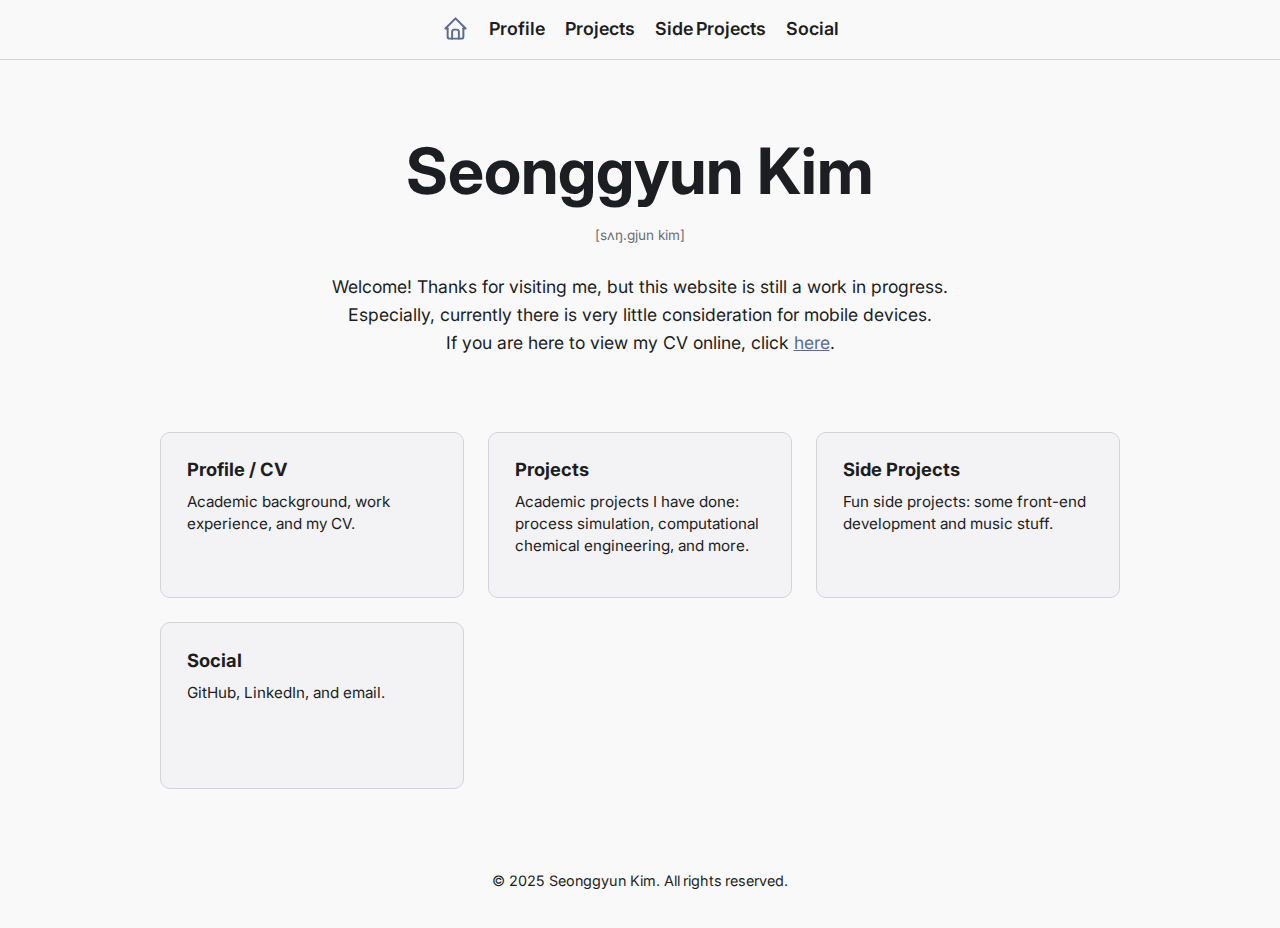
<file: index.html>
<!DOCTYPE html>
<html lang="en">
<head>
  <title>Seonggyun Kim</title>
  <!-- SEO Meta -->
  <meta name="description" content="Seonggyun Kim – Master's student in Chemical Engineering at KTH." />
  <meta charset="UTF-8">
  <meta name="viewport" content="width=device-width, initial-scale=1.0">
  <!-- Open Graph -->
  <meta property="og:title" content="Seonggyun Kim – Research & Projects" />
  <meta property="og:description" content="Chemical Engineering, decarbonization, front-end development, and music." />
  <meta property="og:url" content="https://www.seonggyun.kim/" />
  <meta property="og:type" content="website" />
  <meta property="og:image" content="https://www.seonggyun.kim/assets/preview.png" />
  <!-- Umami Analytics -->
  <script async src="https://umami.seonggyun.kim/script.js" data-website-id="35e98543-699f-4f21-9bd5-5476f516f2ef"></script>
  <!-- Schema.org Structured Data -->
  <script type="application/ld+json">
  {
    "@context": "https://schema.org",
    "@graph": [
      {
        "@type": "Person",
        "name": "Seonggyun Kim",
        "url": "https://www.seonggyun.kim",
        "sameAs": [
          "https://github.com/seonggyun",
          "https://linkedin.com/in/seonggyun"
        ],
        "jobTitle": "Master's Student in Chemical Engineering",
        "affiliation": {
          "@type": "CollegeOrUniversity",
          "name": "KTH Royal Institute of Technology"
        }
      },
      {
        "@type": "WebSite",
        "url": "https://www.seonggyun.kim",
        "name": "Seonggyun Kim – Research & Projects",
        "publisher": {
          "@type": "Person",
          "name": "Seonggyun Kim"
        }
      }
    ]
  }
  </script>


  <!-- Inter font -->
  <link href="https://fonts.googleapis.com/css2?family=Inter:wght@400;600&display=swap" rel="stylesheet">

  <!-- Global styles -->
  <link rel="stylesheet" href="styles.css">
  <!-- Plausible Analytics -->
  <script defer src="https://umami.seonggyun.kim/script.js" data-website-id="35e98543-699f-4f21-9bd5-5476f516f2ef"></script>
</head>

<body>
  <nav>
    <a href="index.html" class="nav-link" title="Home" style="font-size:1.25em;line-height:1;vertical-align:middle;">
      <span style="display:inline-block;vertical-align:middle;">
        <!-- Home icon SVG (Tabler Icons style) -->
        <svg xmlns="http://www.w3.org/2000/svg" width="1.35em" height="1.35em" viewBox="0 0 24 24" fill="none" stroke="currentColor" stroke-width="1.75" stroke-linecap="round" stroke-linejoin="round" style="vertical-align:middle;">
          <path d="M5 12l-2 0l9 -9l9 9l-2 0" />
          <path d="M5 12v7a2 2 0 0 0 2 2h10a2 2 0 0 0 2 -2v-7" />
          <path d="M9 21v-6a2 2 0 0 1 2 -2h2a2 2 0 0 1 2 2v6" />
        </svg>
      </span>
    </a>
    <a href="profile.html"       class="nav-link">Profile</a>
    <a href="projects.html"      class="nav-link">Projects</a>
    <a href="side-projects.html" class="nav-link">Side Projects</a>
    <a href="social.html"        class="nav-link">Social</a>
  </nav>
  <!-- Hero / Intro -->
  <header class="hero">
    <h1 style="margin-bottom:0em;">Seonggyun Kim</h1>
    <div style="font-size:1em; color:var(--color-muted,#6e6e73); margin-bottom:1em; font-family:'Inter',sans-serif; font-variant: normal;">
      <span title="IPA pronunciation" style="font-size:0.85em;">[sʌŋ.gjun kim]</span>
    </div>
    <p style="margin-top:0.5em;">
      <!-- Master’s student in Chemical Engineering for Energy &amp; Environment at KTH.<br> -->
      <!-- Process simulation, thermodynamics, techno-economic analysis, etc.<br> -->
      Welcome! Thanks for visiting me, but this website is still a work in progress. Especially, currently there is very little consideration for mobile devices.<br>
      If you are here to view my CV online, click <a href="cv-seonggyun-kim.pdf"
     target="_blank"
     data-umami-event="cv_download"
     data-umami-event-file="cv-seonggyun-kim.pdf">here</a>.
    </p>
    <!-- <a class="cta-btn">View Projects</a> -->
  </header>

  <!-- Quick links / highlights -->
  <section class="sections">
    <h2></h2>
    <div class="card-grid">
      <a class="card" href="profile.html">
        <h3>Profile / CV</h3>
        <p>Academic background, work experience, and my CV.</p>
        <!-- <a href="profile.html">Open&nbsp;Profile&nbsp;→</a> -->
      </a>
      
      <a class="card" href="projects.html">
        <h3>Projects</h3>
        <p>Academic projects I have done: process simulation, computational chemical engineering, and more.</p>
        <!-- <a href="projects.html" target="_blank">Open&nbsp;Projects&nbsp;→</a> -->
      </a>

      <a class="card" href="side-projects.html">
        <h3>Side Projects</h3>
        <p>Fun side projects: some front-end development and music stuff.</p>
        <!-- <a href="side-projects.html">See&nbsp;Side‑Projects&nbsp;→</a> -->
      </a>

      <a class="card" href="social.html">
        <h3>Social</h3>
        <p>GitHub, LinkedIn, and email.</p>
        <!-- <a href="social.html">Follow&nbsp;Along&nbsp;→</a> -->
      </a>
    </div>
  </section>

  <!-- Footer -->
  <footer style="text-align:center; padding:2rem 0 1rem; font-size:.9rem;">
    © 2025 Seonggyun Kim. All rights reserved.
  </footer>

  <!-- Shared JavaScript -->
  <script src="main.js" defer></script>
</body>
</html>
</file>
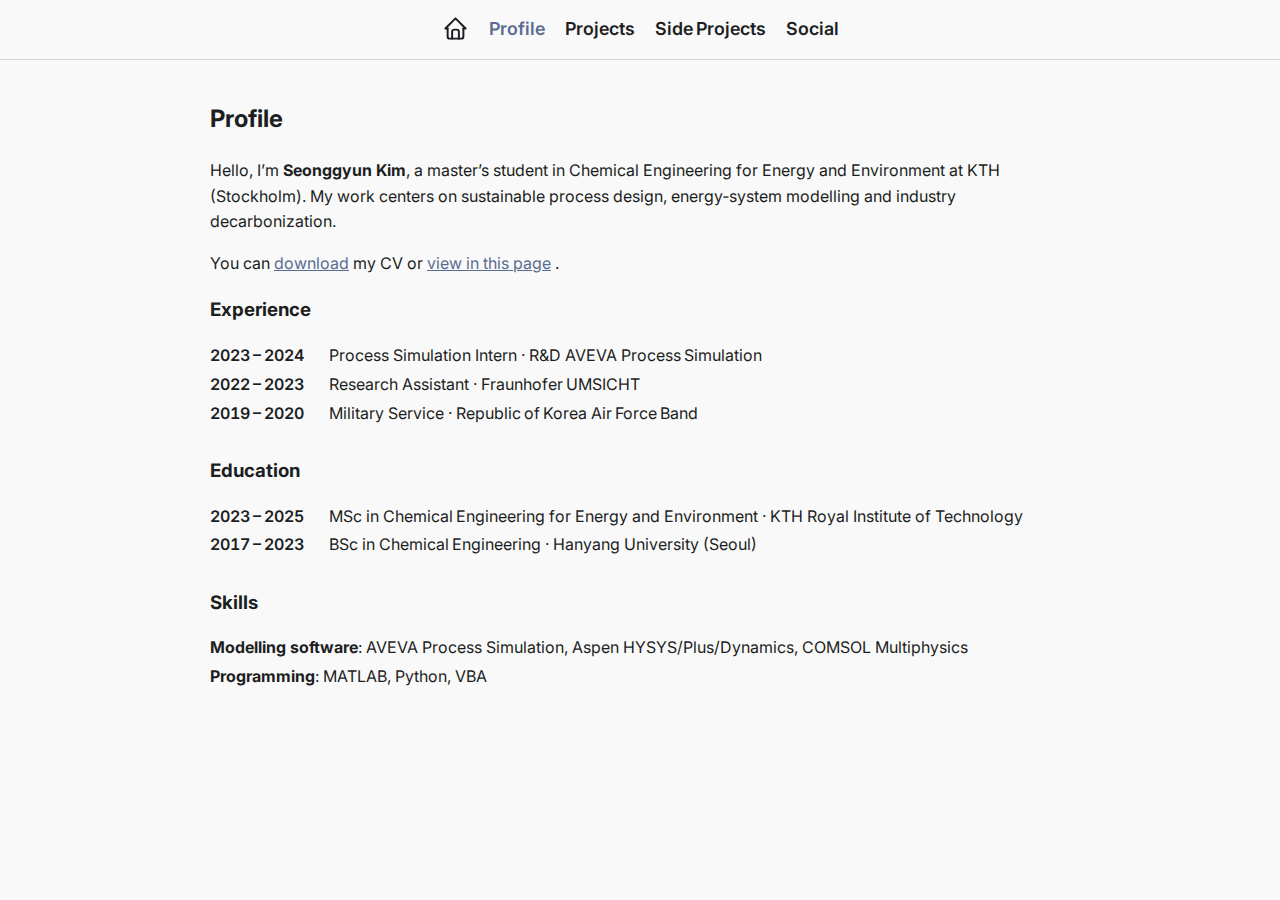
<file: profile.html>
<!DOCTYPE html>
<html lang="en">
<head>
  <meta charset="UTF-8">
  <meta name="viewport" content="width=device-width, initial-scale=1.0">
  <title>Profile – Seonggyun Kim</title>

  <!-- Inter font -->
  <link href="https://fonts.googleapis.com/css2?family=Inter:wght@400;600&display=swap" rel="stylesheet">

  <!-- Global styles -->
  <link rel="stylesheet" href="styles.css">
  <!-- Umami Analytics -->
  <script async src="https://umami.seonggyun.kim/script.js" data-website-id="35e98543-699f-4f21-9bd5-5476f516f2ef"></script>
</head>
<body>

  <!-- Navbar injected by main.js -->
  <nav>
    <a href="index.html" class="nav-link" title="Home" style="font-size:1.25em;line-height:1;vertical-align:middle;">
      <span style="display:inline-block;vertical-align:middle;">
        <!-- Home icon SVG (Tabler Icons style) -->
        <svg xmlns="http://www.w3.org/2000/svg" width="1.35em" height="1.35em" viewBox="0 0 24 24" fill="none" stroke="currentColor" stroke-width="1.75" stroke-linecap="round" stroke-linejoin="round" style="vertical-align:middle;">
          <path d="M5 12l-2 0l9 -9l9 9l-2 0" />
          <path d="M5 12v7a2 2 0 0 0 2 2h10a2 2 0 0 0 2 -2v-7" />
          <path d="M9 21v-6a2 2 0 0 1 2 -2h2a2 2 0 0 1 2 2v6" />
        </svg>
      </span>
    </a>
    <a href="profile.html"       class="nav-link">Profile</a>
    <a href="projects.html"      class="nav-link">Projects</a>
    <a href="side-projects.html" class="nav-link">Side Projects</a>
    <a href="social.html"        class="nav-link">Social</a>
  </nav>

  <main class="container">
    <h2>Profile</h2>

    <p>Hello, I’m <strong>Seonggyun Kim</strong>, a master’s student in Chemical Engineering for Energy and Environment at KTH (Stockholm). My work centers on sustainable process design, energy‑system modelling and industry decarbonization.</p>
<p id="cv-desc">
  You can
  <a href="cv-seonggyun-kim.pdf"
     target="_blank"
     data-umami-event="cv_download"
     data-umami-event-file="cv-seonggyun-kim.pdf">download</a>
  my CV or
  <a href="#"
     onclick="viewAndScrollCV(); if (window.umami) umami.track('cv_view_inline', { method: 'inline' }); return false;">view in this page</a>
  .
</p>
    <div id="cv-viewer"></div>

    <h3>Experience</h3>
    <ul class="profile-timeline">
      <li><span class="year profile-year-narrow">2023 – 2024</span> Process Simulation Intern · R&amp;D AVEVA Process Simulation</li>
      <li><span class="year profile-year-narrow">2022 – 2023</span> Research Assistant · Fraunhofer UMSICHT</li>
      <li><span class="year profile-year-narrow">2019 – 2020</span> Military Service · Republic of Korea Air Force Band</li>
    </ul>

    <h3>Education</h3>
    <ul class="profile-timeline">
      <li><span class="year profile-year-narrow">2023 – 2025</span> MSc in Chemical Engineering for Energy and Environment · KTH Royal Institute of Technology</li>
      <li><span class="year profile-year-narrow">2017 – 2023</span> BSc in Chemical Engineering · Hanyang University (Seoul)</li>
      <!-- <li><span class="year profile-year-narrow">2013 – 2016</span> Seoul Global High School</li> -->
    </ul>

    <h3>Skills</h3>
    <ul class="profile-timeline">
      <li><b>Modelling software</b>: AVEVA Process Simulation, Aspen HYSYS/Plus/Dynamics, COMSOL Multiphysics</li>
      <li><b>Programming</b>: MATLAB, Python, VBA</li>
    </ul>

    <!-- Container for in‑page PDF viewer -->
    <div id="cv-viewer"></div>
  </main>

  <!-- Shared JavaScript -->
  <script src="main.js" defer></script>
  <script>
    function viewAndScrollCV() {
      viewPDF('cv-seonggyun-kim.pdf', 'cv-viewer');
      setTimeout(function() {
        document.getElementById('cv-viewer').scrollIntoView({ behavior: 'smooth', block: 'start' });
      }, 50);
    }
  </script>
</body>
</html>
</file>
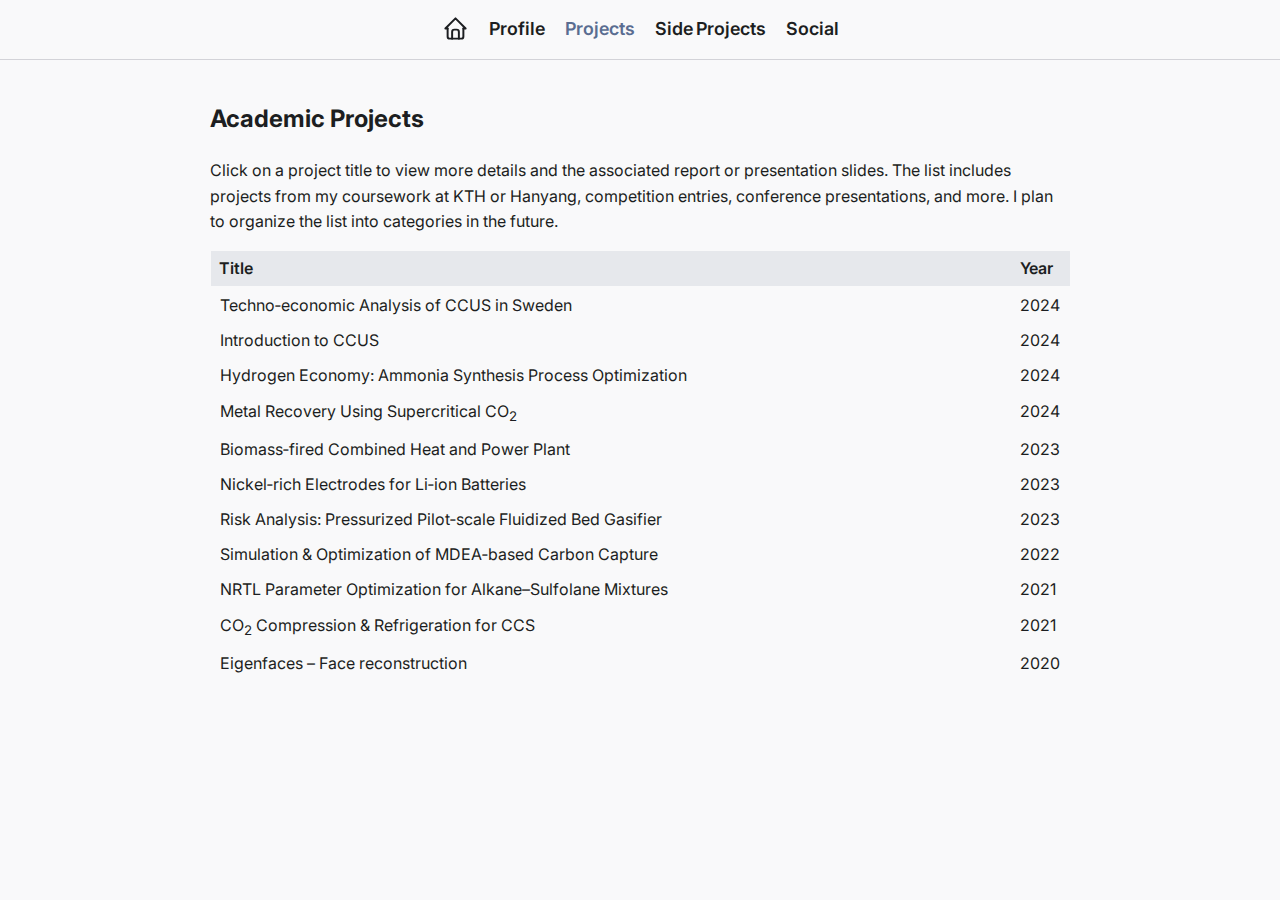
<file: projects.html>
<!DOCTYPE html>
<html lang="en">
<head>
  <meta charset="UTF-8" />
  <meta name="viewport" content="width=device-width, initial-scale=1.0" />
  <title>Projects – Seonggyun Kim</title>

  <!-- Inter font -->
  <link href="https://fonts.googleapis.com/css2?family=Inter:wght@400;600&display=swap" rel="stylesheet">

  <!-- Global styles -->
  <link rel="stylesheet" href="styles.css">
</head>
<body>
  <nav>
    <a href="index.html" class="nav-link" title="Home" style="font-size:1.25em;line-height:1;vertical-align:middle;">
      <span style="display:inline-block;vertical-align:middle;">
        <!-- Home icon SVG (Tabler Icons style) -->
        <svg xmlns="http://www.w3.org/2000/svg" width="1.35em" height="1.35em" viewBox="0 0 24 24" fill="none" stroke="currentColor" stroke-width="1.75" stroke-linecap="round" stroke-linejoin="round" style="vertical-align:middle;">
          <path d="M5 12l-2 0l9 -9l9 9l-2 0" />
          <path d="M5 12v7a2 2 0 0 0 2 2h10a2 2 0 0 0 2 -2v-7" />
          <path d="M9 21v-6a2 2 0 0 1 2 -2h2a2 2 0 0 1 2 2v6" />
        </svg>
      </span>
    </a>
    <a href="profile.html"       class="nav-link">Profile</a>
    <a href="projects.html"      class="nav-link">Projects</a>
    <a href="side-projects.html" class="nav-link">Side Projects</a>
    <a href="social.html"        class="nav-link">Social</a>
  </nav>

  <main class="container">
    <h2>Academic Projects</h2>
    <p>Click on a project title to view more details and the associated report or presentation slides. The list includes projects from my coursework at KTH or Hanyang, competition entries, conference presentations, and more. I plan to organize the list into categories in the future.</p>
    <!-- Project table -->
    <table id="project-table">
      <thead>
        <tr>
          <th>Title</th>
          <th class="year-column" onclick="sortTable(1)">Year</th>
        </tr>
      </thead>
      <tbody>
        <!-- 2024 ---------------------------------------------------------->
        <tr onclick="toggleDetails(this)"
            data-category="KTH Royal Institute of Technology"
            data-desc="A techno‑economic study evaluating a hypothetical deployment of carbon capture and storage/utilization in Sweden. | Lead implementation of kinetic reaction models and process simulation for the carbon utilization (MeOH synthesis) process on <b>Aspen PLUS</b> (see p.46–50). | Developed a techno‑economic model for the entire CCUS chain, including carbon capture, hydrogenation, marine transport, and storage."
            data-link1-name="Report"
            data-link1-url="projects/techno-economic-analysis-ccus-sweden.pdf">
          <td class="clickable-project">Techno‑economic Analysis of CCUS in Sweden</td>
          <td class="year-column">2024</td>
        </tr>

        <tr onclick="toggleDetails(this)"
            data-category="KSSEA (Korean-Scandinavian Scientists and Engineers Association)"
            data-desc="Held an introductory presentation on CCUS processes. | Discussed post-combustion carbon capture process in depth, along with the importance of process modelling. | Presented at the KSSEA 2025 conference in Stockholm, Sweden. | Suggested prospective industrial applications of CCUS in Nordic region."
            data-link1-name="Presentation"
            data-link1-url="projects/introduction-to-ccus-kssea-2025.pdf">
          <td class="clickable-project">Introduction to CCUS</td>
          <td class="year-column">2024</td>
        </tr>

        <tr onclick="toggleDetails(this)"
            data-category="APS Academic Competition 2023 – Europe"
            data-desc="My entry to a three-month academic competition using a next-generation process simulator, <b>AVEVA Process Simulation</b>. | Built and optimized an ammonia process with green hydrogen feed from solar farm. | Compared the ammonia route to a direct pipeline transport route and demonstrated economic feasibility of ammonia as a hydrogen carrier. | Won the first prize (best overall) in Europe."
            data-link1-name="Presentation"
            data-link1-url="projects/aveva-competition-winners-presentation.pdf"
            data-link2-name="Competition Entry"
            data-link2-url="projects/aps-competition-submission-seonggyun-kim.pdf"
            data-img="images/aps-flowsheet.jpg">
          <td class="clickable-project">Hydrogen Economy: Ammonia Synthesis Process Optimization</td>
          <td class="year-column">2024</td>
        </tr>

        <tr onclick="toggleDetails(this)"
            data-category="KTH Royal Institute of Technology"
            data-desc="Study on supercritical CO<sub>2</sub> extraction methods | Application in sustainable metal recovery."
            data-link1-name="Report"
            data-link1-url="projects/metal-recovery-supercritical-co2.pdf">
          <td class="clickable-project">Metal Recovery Using Supercritical CO<sub>2</sub></td>
          <td class="year-column">2024</td>
        </tr>

        <!-- 2023 ---------------------------------------------------------->
        <tr onclick="toggleDetails(this)"
            data-category="KTH Royal Institute of Technology"
            data-desc="A full Thermodynamic analysis on a combined heat and power (CHP) plant. | Degree of freedom analysis and energy analysis. | Evaluated the performance of a biomass-fired CHP plant with a fuel drier."
            data-link1-name="Report"
            data-link1-url="projects/biomass-fired-chp-plant-with-fuel-drier.pdf">
          <td class="clickable-project">Biomass‑fired Combined Heat and Power Plant</td>
          <td class="year-column">2023</td>
        </tr>
        
        <tr onclick="toggleDetails(this)"
            data-category="KTH Royal Institute of Technology"
            data-desc="Research on Ni‑rich cathodes | Lead research on commercial applications."
            data-link1-name="Report"
            data-link1-url="projects/nickel-rich-electrodes-li-ion-batteries.pdf">
          <td class="clickable-project">Nickel‑rich Electrodes for Li‑ion Batteries</td>
          <td class="year-column">2023</td>
        </tr>

        <tr onclick="toggleDetails(this)"
            data-category="KTH Royal Institute of Technology"
            data-desc="Risk assessment of an exisitng pilot‑scale gasifier | What-if analysis, Preliminary Hazard Analysis, Risk rating."
            data-link1-name="Report"
            data-link1-url="projects/pressurized-fluidized-bed-gasifier-risk-analysis.pdf">
          <td class="clickable-project">Risk Analysis: Pressurized Pilot‑scale Fluidized Bed Gasifier</td>
          <td class="year-column">2023</td>
        </tr>


        <!-- 2022 ---------------------------------------------------------->
        <tr onclick="toggleDetails(this)"
            data-category="Bachelor&apos;s Thesis | Hanyang University (Seoul)"
            data-desc="Process simulation of a absorption-based capture process using MDEA on <b>Aspen HYSYS</b>. | Detailed explanation on building the simulation model. | Described the relationship between the key process parameters and key performance indicators. | Optimized the process to minimize specific reboiler duty in the regenerator."
            data-link1-name="Report"
            data-link1-url="projects/simulation-optimization-mdea-carbon-capture.pdf">
          <td class="clickable-project">Simulation & Optimization of MDEA‑based Carbon Capture</td>
          <td class="year-column">2022</td>
        </tr>

        <!-- 2021 ---------------------------------------------------------->
        <tr onclick="toggleDetails(this)"
            data-category="Coursework | Hanyang University (Seoul)"
            data-desc="Parameter fitting for NRTL models | Improved phase‑behaviour prediction by adding a linear term in the tau (&tau;) function."
            data-link1-name="Report"
            data-link1-url="projects/nrtl-parameter-optimization-alkane-sulfolane.pdf">
          <td class="clickable-project">NRTL Parameter Optimization for <span class="no-break">Alkane–Sulfolane Mixtures</span></td>
          <td class="year-column">2021</td>
        </tr>

        <tr onclick="toggleDetails(this)"
            data-category="Coursework | Hanyang University (Seoul)"
            data-desc="Energy analysis of CO<sub>2</sub> compression | Refrigeration cycles for CCS systems."
            data-link1-name="Report"
            data-link1-url="projects/co2-compression-refrigeration-ccs-energy-penalty.pdf">
          <td class="clickable-project">CO<sub>2</sub> Compression & Refrigeration for CCS</td>
          <td class="year-column">2021</td>
        </tr>

        <!-- 2020 ---------------------------------------------------------->
        <tr onclick="toggleDetails(this)"
            data-category="Coursework | Hanyang University (Seoul)"
            data-desc="PCA‑based face recognition | Implementation of the Eigenfaces algorithm."
            data-link1-name="Presentation"
            data-link1-url="projects/eigenfaces-kim-seonggyun.pdf">
          <td class="clickable-project">Eigenfaces – Face reconstruction</td>
          <td class="year-column">2020</td>
        </tr>
      </tbody>
    </table>

    <!-- PDF viewer (filled by viewPDF in main.js) -->
    <div id="project-viewer"></div>
  </main>

  <!-- Shared JavaScript -->
  <script src="main.js" defer></script>
</body>
</html>
</file>
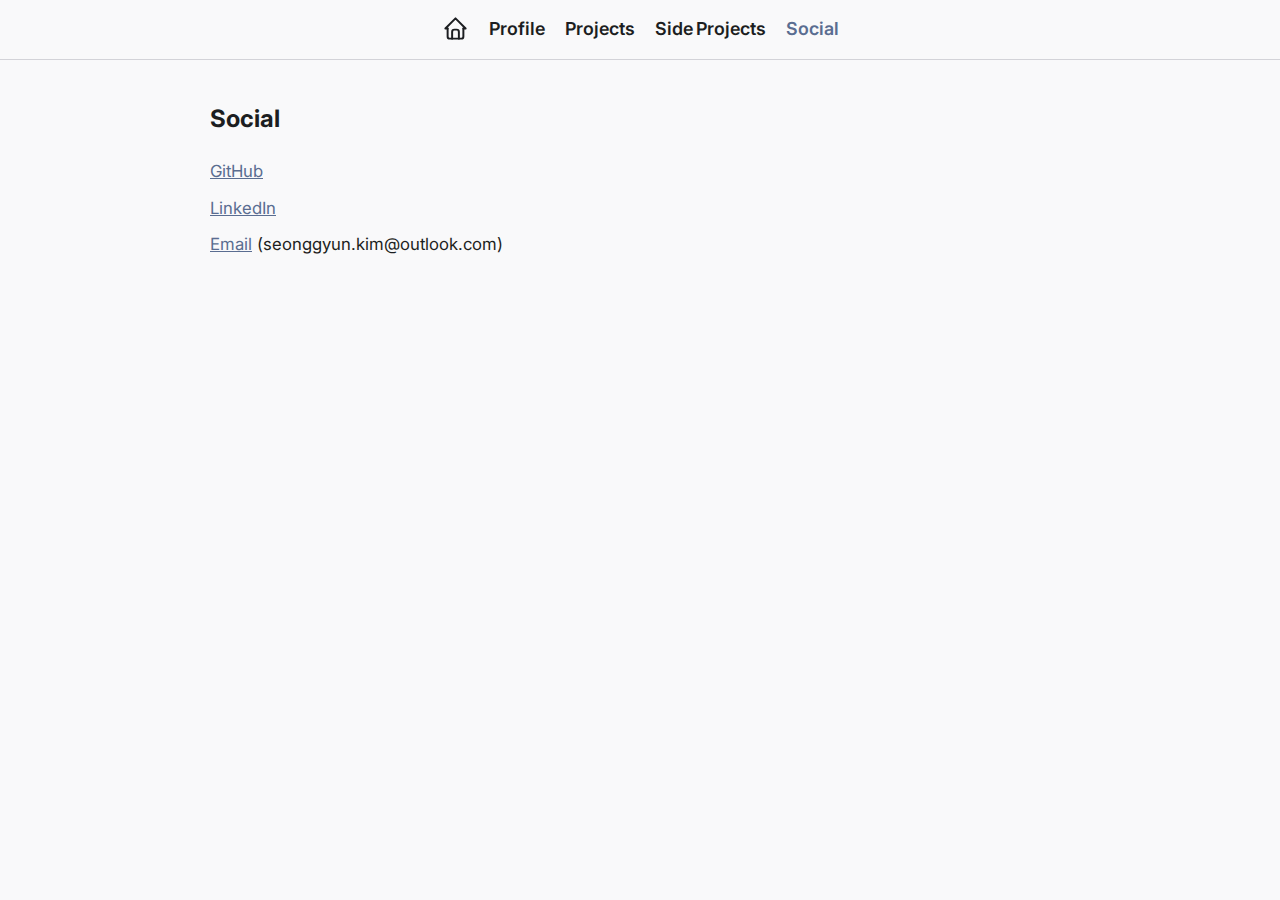
<file: social.html>
<!DOCTYPE html>
<html lang="en">
<head>
  <meta charset="UTF-8" />
  <meta name="viewport" content="width=device-width, initial-scale=1.0" />
  <title>Social – Seonggyun Kim</title>

  <!-- Inter font -->
  <link href="https://fonts.googleapis.com/css2?family=Inter:wght@400;600&display=swap" rel="stylesheet">

  <!-- Global styles -->
  <link rel="stylesheet" href="styles.css">
</head>
<body>
  <!-- Navbar placeholder (filled by main.js) -->
  <nav>
    <a href="index.html" class="nav-link" title="Home" style="font-size:1.25em;line-height:1;vertical-align:middle;">
      <span style="display:inline-block;vertical-align:middle;">
        <!-- Home icon SVG (Tabler Icons style) -->
        <svg xmlns="http://www.w3.org/2000/svg" width="1.35em" height="1.35em" viewBox="0 0 24 24" fill="none" stroke="currentColor" stroke-width="1.75" stroke-linecap="round" stroke-linejoin="round" style="vertical-align:middle;">
          <path d="M5 12l-2 0l9 -9l9 9l-2 0" />
          <path d="M5 12v7a2 2 0 0 0 2 2h10a2 2 0 0 0 2 -2v-7" />
          <path d="M9 21v-6a2 2 0 0 1 2 -2h2a2 2 0 0 1 2 2v6" />
        </svg>
      </span>
    </a>
    <a href="profile.html"       class="nav-link">Profile</a>
    <a href="projects.html"      class="nav-link">Projects</a>
    <a href="side-projects.html" class="nav-link">Side Projects</a>
    <a href="social.html"        class="nav-link">Social</a>
  </nav>

  <main class="container">
    <h2>Social</h2>
    <ul style="list-style: none; padding: 0; margin: 0 0 2rem; font-size: 1.05rem;">

      <li style="margin: .6rem 0;">
        <a href="https://github.com/seonggyun-kim" target="_blank" rel="noopener">GitHub</a>
      </li>
      <li style="margin: .6rem 0;">
        <a href="https://www.linkedin.com/in/seonggyunkim" target="_blank" rel="noopener">LinkedIn</a>
      </li>
      <li style="margin: .6rem 0;">
        <a href="mailto:seonggyun.kim@outlook.com">Email</a> (seonggyun.kim@outlook.com)
      </li>
    </ul>
  </main>

  <!-- Shared JavaScript -->
  <script src="main.js" defer></script>
</body>
</html>
</file>
<file: styles.css>
/* ===============================
   Personal Color Palette
   Modern, Minimalist, Technical
   =============================== */

/* LIGHT MODE */
:root {
  /* Core */
  --color-bg: #f9f9fa;               /* Background */
  --color-fg: #1c1e21;               /* Foreground (main text) */
  --color-muted: #6e6e73;           /* Muted text (secondary info) */
  --color-border: #d3d3d8;          /* Neutral borders and separators */
  --color-highlight: #e6e8ec;       /* Highlighted background (hover, selection) */
  --color-code-bg: #f3f3f6;         /* Code block background */
  --color-expanded-row: var(--color-highlight); /* Expanded row background (light mode) */

  /* Accents */
  --color-accent: #4c5b77;          /* Primary accent (e.g., buttons, highlights) */
  --color-accent-fg: #f9f9fa;       /* Text on top of accent */
  --color-accent-2: #69738a;        /* Secondary accent (e.g., tags, info states) */

  /* Statuses */
  --color-link: #5a6d91;            /* Custom link color (replaces browser default) */
  --color-green: #6b8f71;         /* Success (low contrast) */
  --color-yellow: #a69161;         /* Warning (muted golden tone) */
  --color-red: #a66a6a;          /* Danger / error (muted red) */

  /* Optional transparency variants */
  --color-muted-alpha: rgba(110, 110, 115, 0.7);
  --color-accent-alpha: rgba(76, 91, 119, 0.7);
  --color-border-alpha: rgba(211, 211, 216, 0.7);
}

/* Set link color in light mode */
a {
  color: var(--color-link);
  text-decoration: underline;
}
a:hover {
  color: var(--color-link);
  opacity: 0.85;
}

/* DARK MODE - enable by toggling a .dark class on <body> or <html> */
.dark {
  --color-bg: rgb(35, 35, 35);
  --color-fg: #e5e6ea;
  --color-muted: #9a9aa0;
  --color-border: #3c3d42;
  --color-highlight: #2a2c31;
  --color-code-bg: #2e2f36;
  --color-expanded-row: #292b31; /* Expanded row background (dark mode) */

  --color-accent: #8f9cb8;
  --color-accent-fg: #1e1f22;
  --color-accent-2: #aab2c8;

  --color-link: #9aaacc;
  --color-green: #88b294;
  --color-yellow: #c4ae7a;
  --color-red: #c98989;

  --color-muted-alpha: rgba(154, 154, 160, 0.7);
  --color-accent-alpha: rgba(143, 156, 184, 0.7);
  --color-border-alpha: rgba(60, 61, 66, 0.7);
}


/* ===================================================================
   GLOBAL TYPOGRAPHY & LAYOUT
   =================================================================== */
body {
  font-family: 'Inter', sans-serif;
  margin: 0;
  padding: 20px;
  line-height: 1.6;
  background: var(--color-bg);
  color: var(--color-fg);
}

.container {
  max-width: 860px;
  margin: 80px auto 40px;
  padding: 0 1rem;
}

.accent-bold {
  color: var(--color-accent);
  font-weight: bold;
}

/* ===================================================================
   HERO SECTION (HOME / PROFILE)
   =================================================================== */
.hero {
  display: flex;
  flex-direction: column;
  align-items: center;
  justify-content: center;
  min-height: 20vh;
  text-align: center;
  padding: 100px 1rem 0;
}
.hero h1 {
  font-size: clamp(2.5rem, 6vw, 4rem);
  margin: 0 0 .5em;
}
.hero p {
  font-size: 1.1rem;
  max-width: 700px;
  margin: 0 0 1.5em;
}

.cta-btn {
  display: inline-block;
  padding: .75em 1.5em;
  border-radius: 8px;
  font-weight: 600;
  text-decoration: none;
  background: var(--color-accent);
  color: var(--color-accent-fg);
  transition: opacity .15s ease;
}
.cta-btn:hover { opacity: .85; }
.cta-btn:active { opacity: .65; }

.sections {
  max-width: 960px;
  margin: 3rem auto;
  padding: 0 1rem;
}
.sections h2 {
  font-size: 1.6rem;
  margin-bottom: .5em;
}

/* ===================================================================
   NAVIGATION BAR
   =================================================================== */
nav {
  position: fixed;
  top: 0; left: 0; right: 0;
  z-index: 1000;
  display: flex;
  justify-content: center;
  gap: 20px;
  padding: 15px 10px;
  background: var(--color-bg);
  border-bottom: 1px solid var(--color-border);
}

nav a {
  color: var(--color-fg);
  font-weight: 600;
  font-size: 1.12em; /* Increased font size for navbar links */
  text-decoration: none;
  cursor: pointer;
  transition: color .15s ease;
}
nav a:hover { color: var(--color-link); }
.nav-link.active { color: var(--color-link); }

@media (max-width: 600px) {
  nav {
    gap: 8px;
    align-items: center;
    padding: 8px 10px; /* REDUCED from 15px to make it shorter on mobile */
  }
  nav a {
    font-size: 1.05em; /* Slightly larger nav text on mobile too */
  }
}

/* ===================================================================
   IN-PAGE PDF VIEWERS
   =================================================================== */
#project-viewer,
#cv-viewer,
.pdf-wrap {
  width: 100%;
  margin-top: 10px; /* REDUCED from 30px */
}
#project-viewer iframe,
#cv-viewer iframe,
.pdf-wrap iframe {
  width: 100%;
  height: 600px;
  border: 1px solid var(--color-border);
}

/* Close button styling */
.close-btn {
  background-color: var(--color-accent);
  color: var(--color-accent-fg);
  border: none;
  padding: 6px 12px;
  font-size: .9em;
  cursor: pointer;
  border-radius: 4px;
  margin-left: auto;
  transition: opacity .15s;
}
.close-btn:hover {
  opacity: 0.9;
}
.close-btn:active {
  opacity: 0.7;
}

/* PDF wrapper when empty (no viewer active) */
.pdf-wrap:empty {
  margin: 0;
  padding: 0;
}

/* PDF Viewer Header */
.pdf-viewer-header {
  display: flex;
  justify-content: space-between;
  align-items: center;
  background: var(--color-highlight);
  padding: 0.3em 0.7em;
  border-radius: 6px 6px 0 0;
  font-size: 1em;
  font-weight: 500;
  color: var(--color-fg);
  border-bottom: 1px solid var(--color-border);
}
.pdf-viewer-label {
  font-size: 0.98em;
  font-weight: 500;
  color: var(--color-accent);
}
.pdf-viewer-switch {
  margin-top: 0.5em;
  margin-bottom: 0.5em;
  display: flex;
  gap: 0.5em;
}
.pdf-viewer-switch-row {
  display: flex;
  align-items: center;
  gap: 0.5em;
  margin-bottom: 0.5em;
}
.pdf-switch-btn {
  background: var(--color-code-bg);
  color: var(--color-fg);
  border: 1px solid var(--color-border);
  border-radius: 4px;
  padding: 0.25em 0.8em;
  font-size: 0.97em;
  cursor: pointer;
  transition: background 0.15s, color 0.15s;
}
.pdf-switch-btn:hover, .pdf-switch-btn.active {
  background: var(--color-accent);
  color: var(--color-accent-fg);
}

/* ===================================================================
   PROJECT TABLE & EXPANDABLE ROWS
   =================================================================== */
#project-table {
  width: 100%;
  border-collapse: collapse;
  margin-bottom: 2rem;
  table-layout: fixed;
}

#project-table th,
#project-table td {
  font-size: 1em; /* Ensure consistent font size for all cells and headers */
  vertical-align: top; /* Top align all cells by default */
}

#project-table th {
  background: var(--color-highlight);
  font-weight: 600;
  cursor: pointer;
  text-align: left;
  color: var(--color-fg);
  padding: 0.3em 0;
  overflow: hidden;
  text-overflow: ellipsis;
  white-space: nowrap;
  border-bottom: 2px solid var(--color-accent-fg);
}

#project-table td {
  background: none;
  padding: 0.3em 0;
  vertical-align: top; /* Ensure vertical top alignment for all cells */
}

#project-table .year-column,
#project-table th.year-column {
  width: 2.6em;
  text-align: left;
  white-space: nowrap;
  cursor: pointer;
  padding-right: 0.5em;
  vertical-align: top; /* Top align year column */
}

.clickable-project {
  cursor: pointer;
  border-left: 2px solid transparent;
  padding-left: 0.3em;
  font-size: 1em; /* Ensure same font size as other cells */
}

/* Table Headers */
#project-table th:first-child,
#project-table td:first-child {
  width: auto;
  white-space: normal;
  word-break: break-word;
  padding-left: 0.5em;
}

/* Year Column */
#project-table .year-column {
  width: 2.6em;
  text-align: left;
  white-space: nowrap;
  cursor: pointer;
  padding-right: 0.5em;
}

/* Clickable Elements */
.clickable-project {
  cursor: pointer;
  border-left: 2px solid transparent;
  padding-left: 0.3em;
}

/* No-break Text Spans */
.no-break {
  white-space: nowrap;
}

/* Open Row Styling */
#project-table tr.open td {
  font-weight: bold;
  background: var(--color-expanded-row);
}

#project-table tr.open .clickable-project {
  border-left-color: var(--color-accent);
}

/* Details Row Styling */
#project-table .details-row td {
  background: var(--color-expanded-row);
  padding: 0 0.5rem 0.5rem 0.5rem; /* REDUCED bottom padding */
  border-left: 2px solid var(--color-accent);
  animation: fadeIn .25s ease-in-out;
}

/* Add spacing between category and list */
#project-table .details-row td > ul {
  margin-top: 0.5em;
}

/* Add spacing between list and links */
#project-table .details-row td > a:first-of-type {
  margin-top: 0.5em;
  display: inline-block;
}

/* Link styling in details rows */
#project-table .details-row a {
  display: inline-block;
  margin-right: 8px; /* Add space between adjacent links */
  margin-top: 6px; /* REDUCED from whatever it was */
}

@keyframes fadeIn {
  from { opacity: 0; }
  to { opacity: 1; }
}

/* Optional Highlight Class */
.highlight {
  background-color: var(--color-accent-alpha);
}

/* Project Description List Adjustments */
.project-desc-list {
  padding-left: 1em; /* Default is usually 2.5em or 40px */
  margin-top: 0.5em;
  margin-bottom: 0.3em; /* REDUCED bottom margin */
}

/* ===================================================================
   CARD GRID
   =================================================================== */
.card-grid {
  display: grid;
  gap: 1.5rem;
  grid-template-columns: repeat(auto-fit, minmax(260px, 1fr));
}
.card {
  padding: 1.4rem 1.6rem;
  border: 1px solid var(--color-border);
  border-radius: 10px;
  background-color: var(--color-code-bg);
  transition: transform .15s ease, background-color .15s ease;
  height: 120px;
}
.card:link,
.card:visited {
  color: inherit;
  text-decoration: none;
}
.card:hover {
  transform: translateY(-4px);
  box-shadow: 0 4px 0 var(--color-border-alpha);
}
.card h3 {
  margin: 0 0 .4rem;
  font-size: 1.15rem;
}
.card p {
  margin: 0 0 .6rem;
  font-size: .95rem;
  line-height: 1.45;
}
.card a {
  color: var(--color-link);
  font-weight: 600;
}
.card-link {
  text-decoration: none;
  color: inherit;
}

/* ===================================================================
   HORIZONTAL IMAGE SCROLLER
   =================================================================== */
.image-scroller {
  display: flex;
  flex-direction: row;
  gap: 0.6em;
  overflow-x: auto;
  padding: 0em 0 1em 0;
  margin-bottom: 1.4em;
  scrollbar-width: none; /* Hide scrollbar for Firefox */
  -ms-overflow-style: none; /* Hide scrollbar for IE and Edge */
  scroll-snap-type: x mandatory;
  -webkit-overflow-scrolling: touch;
}

.image-scroller::-webkit-scrollbar {
  display: none; /* Hide scrollbar for WebKit browsers */
}

.image-scroller-img {
  max-height: 200px;
  width: auto;
  border-radius: 8px;
  box-shadow: 0 2px 8px 0 rgba(0, 0, 0, 0.06);
  display: block;
  object-fit: contain; /* Preserve aspect ratio without cropping */
}

/* ===================================================================
   MUSIC IFRAME
   =================================================================== */
.music-iframe {
  border: 1px solid var(--color-border);
  border-radius: 6px;
  margin-top: 0.5em;
  margin-bottom: 0.2em;
  background: var(--color-code-bg);
  display: block;
}

.music-iframe-caption {
  font-size: 0.95em;
  color: var(--color-muted);
  margin-bottom: 1.2em;
  margin-top: 0.2em;
  text-align: left;
  font-family: inherit;
  line-break: anywhere;
  word-break: normal;
  overflow: hidden;
  white-space: nowrap;
  text-overflow: ellipsis;
}

.music-iframe-caption a {
  color: var(--color-link);
  text-decoration: underline;
  font-weight: 500;
  margin-right: 0.5em;
}

.music-iframe-caption a:last-child {
  margin-right: 0;
}

/* ===================================================================
   TIMELINE LIST
   =================================================================== */
.profile-timeline {
  list-style: none;
  padding: 0;
  margin: 0 0 2rem;
}
.profile-timeline li {
  margin: .4rem 0;
  line-height: 1.4;
}
.profile-timeline .year {
  font-weight: 600;
  display: inline-block;
  width: 7.2rem;
  font-variant-numeric: tabular-nums;
  white-space: nowrap;
}

/* ===================================================================
   DARK MODE OVERRIDES
   =================================================================== */
@media (prefers-color-scheme: dark) {
  :root {
    --link-blue: #8ec4ff;
    --link-blue-dark: #b3d5ff;
    --link: var(--link-blue);
    --color-expanded-row: #292b31; /* Ensure variable is set for auto dark mode */
  }

  body {
    background: #1c1c1e;
    color: #e2e2e3;
  }

  a {
    color: var(--color-link);
  }
  a:hover {
    color: var(--color-link);
    opacity: 0.85;
  }

  nav {
    background: #2c2c2e;
    border-bottom-color: #3a3a3c;
  }
  nav a {
    color: #e0e0e0d5;
  }
  nav a:hover,
  .nav-link.active {
    color: rgba(255, 255, 240, 1);
  }

  .hero h1,
  .hero p {
    color: #e2e2e3;
  }
  .cta-btn {
    background: var(--link);
  }

  iframe {
    border-color: #3a3a3c;
  }

  #project-table th {
    background: #333335;
    color: #e2e2e3;
  }

  #project-table tr td {
    background: none;
  }

  #project-table tr.details-row td {
    background: var(--color-expanded-row);
  }

  #project-table tr.open td,
  #project-table .details-row td {
    background: var(--color-expanded-row); /* Use the variable for dark mode as well */
    border-left-color: var(--color-accent);
  }

  #project-table tr.open .clickable-project {
    border-left-color: var(--color-accent);
  }

  .highlight {
    background-color: #244058;
  }

  .card {
    background: #2a2a2c;
    border-color: #3a3a3c;
  }
  .card:hover {
    box-shadow: 0 4px 0 var(--color-border-alpha);
  }
}

/* ===================================================================
   RESPONSIVE TYPOGRAPHY
   =================================================================== */
@media (max-width: 600px) {
  body {
    font-size: 0.9rem;
  }

  .hero h1 {
    font-size: 1.8rem;
    margin-bottom: 0.5em;
  }

  .hero p {
    font-size: 0.95rem;
    line-height: 1.4;
    margin-bottom: 1.2em;
  }

  .sections h2,
  .card h3 {
    font-size: 1.3rem;
  }

  .card p {
    font-size: 0.85rem;
  }

  nav a {
    font-size: 1.05em; /* Slightly larger nav text on mobile too */
  }

  #project-table th,
  #project-table td {
    font-size: 1em; /* Consistent font size on mobile */
  }
}

/* ===================================================================
   SUBHEADING
   =================================================================== */

.subheading {
  font-size: 1.08em;
  font-weight: 600;
  margin-top: 0.7em;
  margin-bottom: 0.05em;
  color: var(--color-accent);
  letter-spacing: 0.01em;
}
</file>
